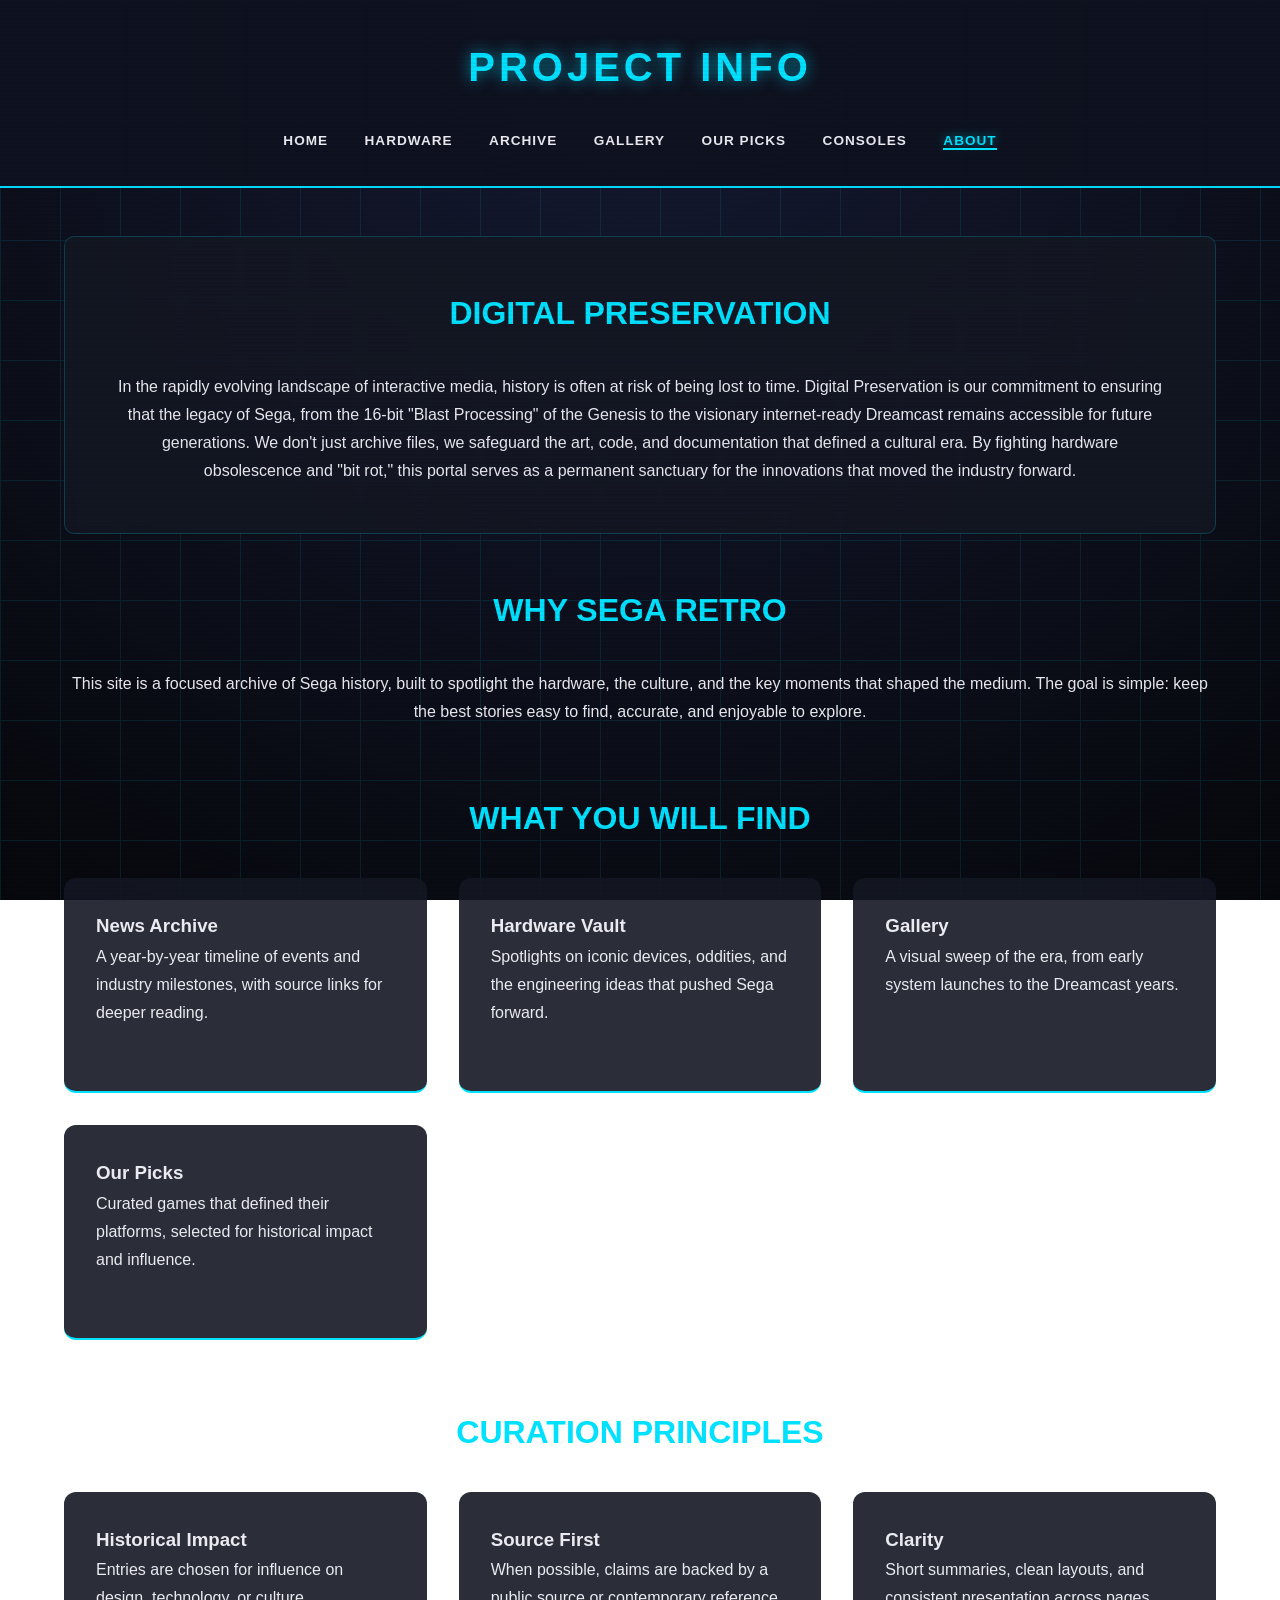
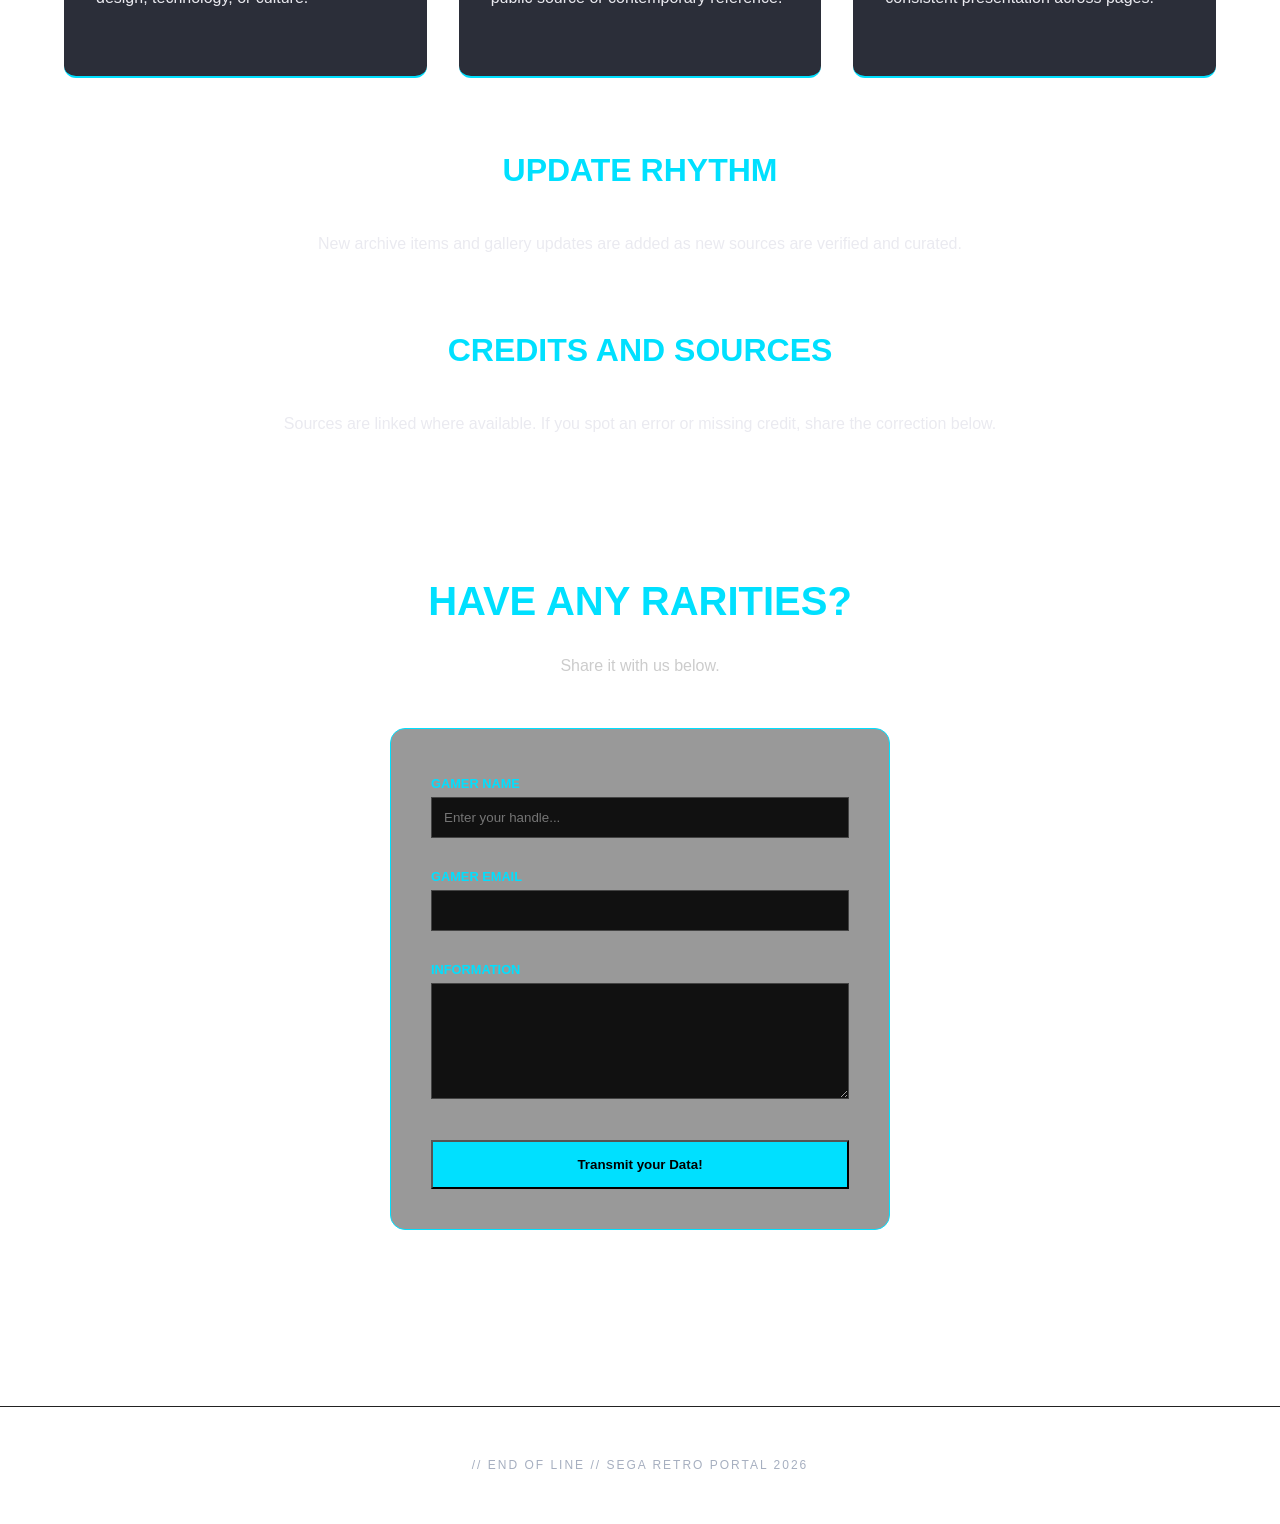
<file: about.html>
<!DOCTYPE html>
<html lang="en">
<head>
    <meta charset="UTF-8">
    <meta name="viewport" content="width=device-width, initial-scale=1.0">
    <title>Sega Retro | About & Directory</title>
    <link rel="stylesheet" href="style.css">
</head>
<body>
    <header>
        <h1>Project Info</h1>
        <nav>
         <a href="index.html">Home</a>
            <a href="hardware.html">Hardware</a> 
            <a href="archive.html">Archive</a> 
            <a href="gallery.html">Gallery</a> 
            <a href="ourpicks.html">Our Picks</a>
            <div class="nav-dropdown">
                <button class="nav-dropbtn" type="button">Consoles</button>
                <div class="nav-dropdown-content">
                    <a href="megadrive.html">Mega Drive</a>
                    <a href="saturn.html">Saturn</a>
                    <a href="dreamcast.html">Dreamcast</a>
                </div>
            </div>
            <a href="about.html">About</a>
        </nav>
    </header>

    <main>
        <section class="hero" style="padding: 3rem;">
            <h2 style="display: block; text-align: center; border: none; padding: 0; width: 100%;">Digital Preservation</h2>
            <p>In the rapidly evolving landscape of interactive media, history is often at risk of being lost to time. Digital Preservation is our commitment to ensuring that the legacy of Sega, from the 16-bit "Blast Processing" of the Genesis to the visionary internet-ready Dreamcast remains accessible for future generations. We don't just archive files, we safeguard the art, code, and documentation that defined a cultural era. By fighting hardware obsolescence and "bit rot," this portal serves as a permanent sanctuary for the innovations that moved the industry forward.</p>
        </section>

        <section style="text-align: center;">
            <h2>Why Sega Retro</h2>
            <p>This site is a focused archive of Sega history, built to spotlight the hardware, the culture, and the key moments that shaped the medium. The goal is simple: keep the best stories easy to find, accurate, and enjoyable to explore.</p>
        </section>

        <section>
            <h2>What You Will Find</h2>
            <div class="card-grid">
                <div class="card">
                    <h3>News Archive</h3>
                    <p>A year-by-year timeline of events and industry milestones, with source links for deeper reading.</p>
                </div>
                <div class="card">
                    <h3>Hardware Vault</h3>
                    <p>Spotlights on iconic devices, oddities, and the engineering ideas that pushed Sega forward.</p>
                </div>
                <div class="card">
                    <h3>Gallery</h3>
                    <p>A visual sweep of the era, from early system launches to the Dreamcast years.</p>
                </div>
                <div class="card">
                    <h3>Our Picks</h3>
                    <p>Curated games that defined their platforms, selected for historical impact and influence.</p>
                </div>
            </div>
        </section>

        <section>
            <h2>Curation Principles</h2>
            <div class="card-grid">
                <div class="card">
                    <h3>Historical Impact</h3>
                    <p>Entries are chosen for influence on design, technology, or culture.</p>
                </div>
                <div class="card">
                    <h3>Source First</h3>
                    <p>When possible, claims are backed by a public source or contemporary reference.</p>
                </div>
                <div class="card">
                    <h3>Clarity</h3>
                    <p>Short summaries, clean layouts, and consistent presentation across pages.</p>
                </div>
            </div>
        </section>

        <section style="text-align: center;">
            <h2>Update Rhythm</h2>
            <p>New archive items and gallery updates are added as new sources are verified and curated.</p>
        </section>

        <section style="text-align: center;">
            <h2>Credits and Sources</h2>
            <p>Sources are linked where available. If you spot an error or missing credit, share the correction below.</p>
        </section>

        <section id="contact-section" style="display: flex; flex-direction: column; align-items: center; width: 100%; padding: 4rem 0;">
            <h2 style="color: var(--accent); font-size: 2.5rem; margin-bottom: 1rem;">Have any rarities?</h2>
            <p style="margin-bottom: 3rem; color: #ccc;">Share it with us below.</p>
            
            <form class="contact-form" action="https://formspree.io/f/MANDA_AQUI_O_TEU_ID" method="POST" enctype="multipart/form-data" 
                  style="width: 100%; max-width: 500px; background: rgba(0, 0, 0, 0.4); padding: 2.5rem; border-radius: 15px; border: 1px solid var(--accent);">
                
                <div class="form-group" style="margin-bottom: 1.5rem;">
                    <label style="color: var(--accent); font-weight: bold; text-transform: uppercase; font-size: 0.8rem;">Gamer Name</label>
                    <input type="text" name="name" placeholder="Enter your handle..." required style="width: 100%; padding: 12px; background: #111; border: 1px solid #444; color: white;">
                </div>
                
                <div class="form-group" style="margin-bottom: 1.5rem;">
                    <label style="color: var(--accent); font-weight: bold; text-transform: uppercase; font-size: 0.8rem;">Gamer Email</label>
                    <input type="email" name="_replyto" required style="width: 100%; padding: 12px; background: #111; border: 1px solid #444; color: white;">
                </div>

                <div class="form-group" style="margin-bottom: 2rem;">
                    <label style="color: var(--accent); font-weight: bold; text-transform: uppercase; font-size: 0.8rem;">Information</label>
                    <textarea name="message" rows="6" required style="width: 100%; padding: 12px; background: #111; border: 1px solid #444; color: white;"></textarea>
                </div>
                
                <button type="submit" class="submit-btn" style="width: 100%; padding: 15px; background: var(--accent); color: black; font-weight: bold; cursor: pointer;">Transmit your Data!</button>
            </form>
        </section>
    </main>

    <footer>// END OF LINE // SEGA RETRO PORTAL 2026</footer>

    <script src="script.js"></script>
</body>
</html>
</file>
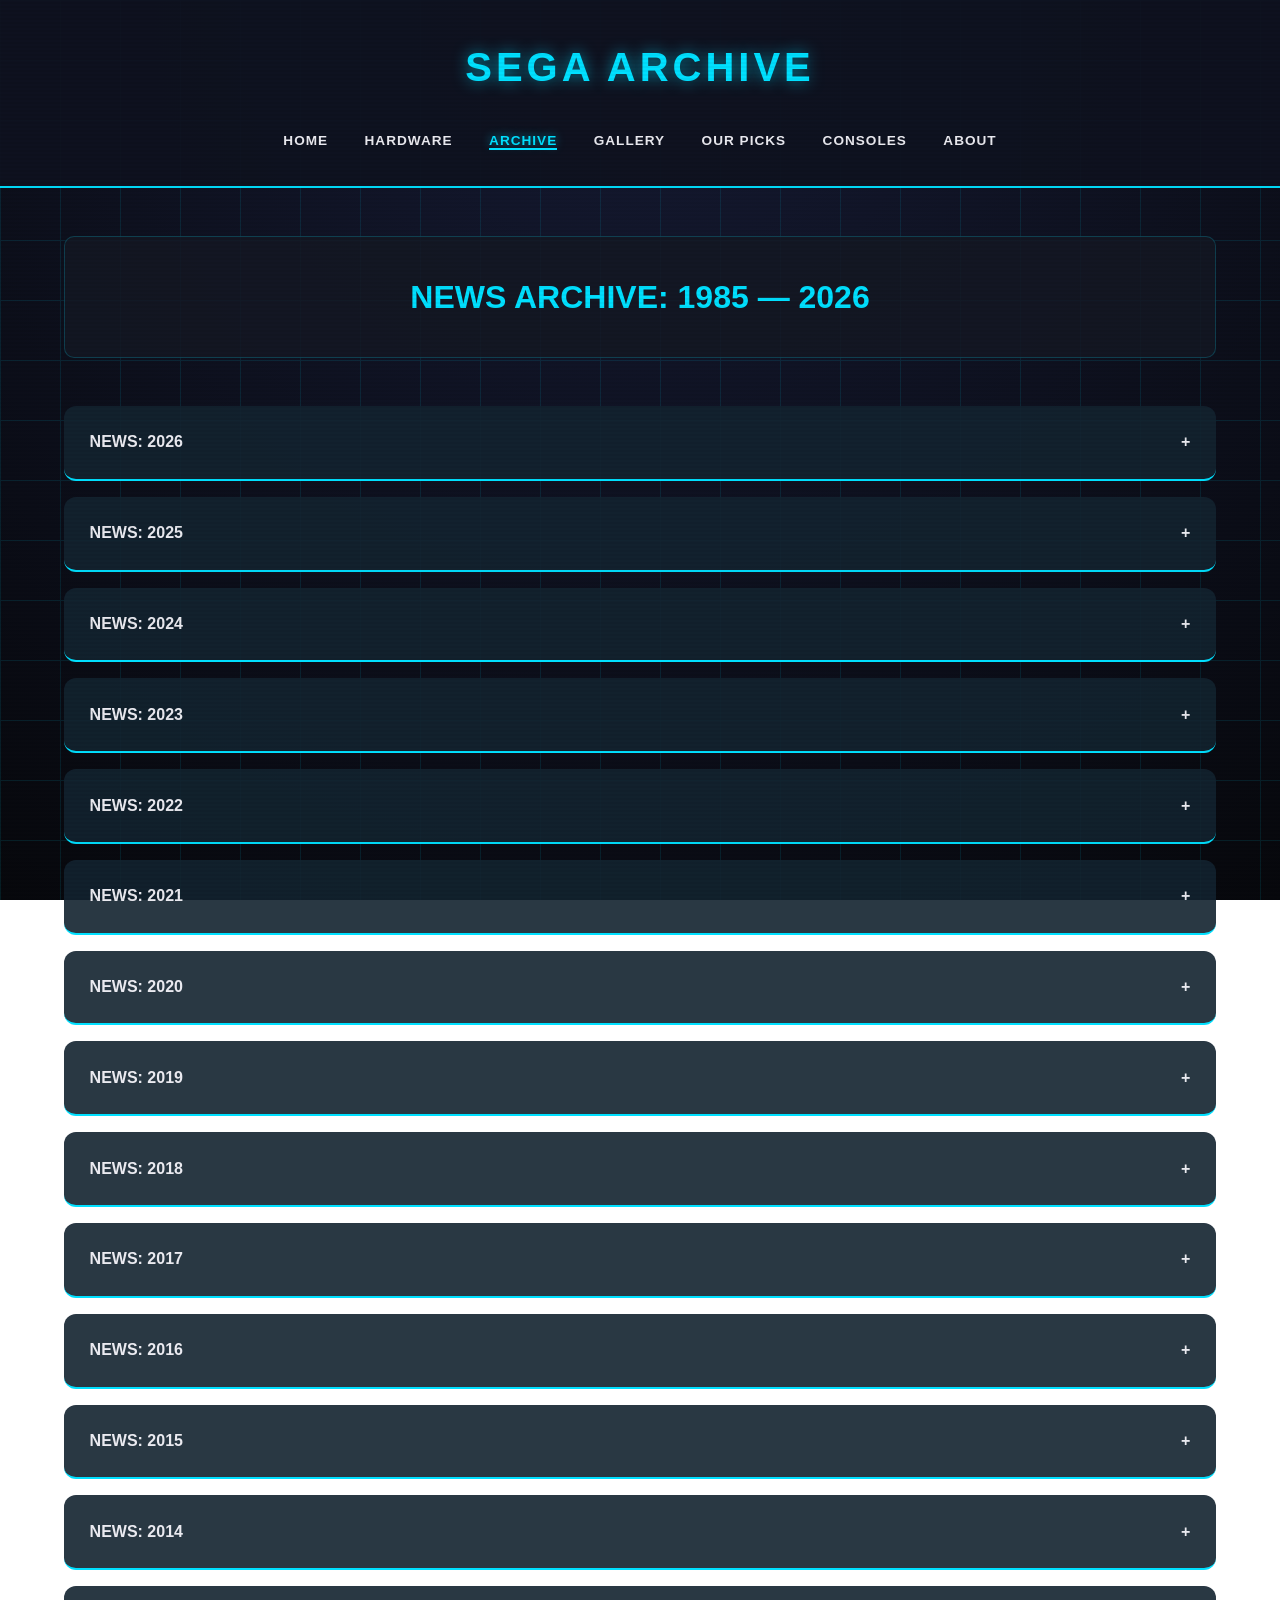
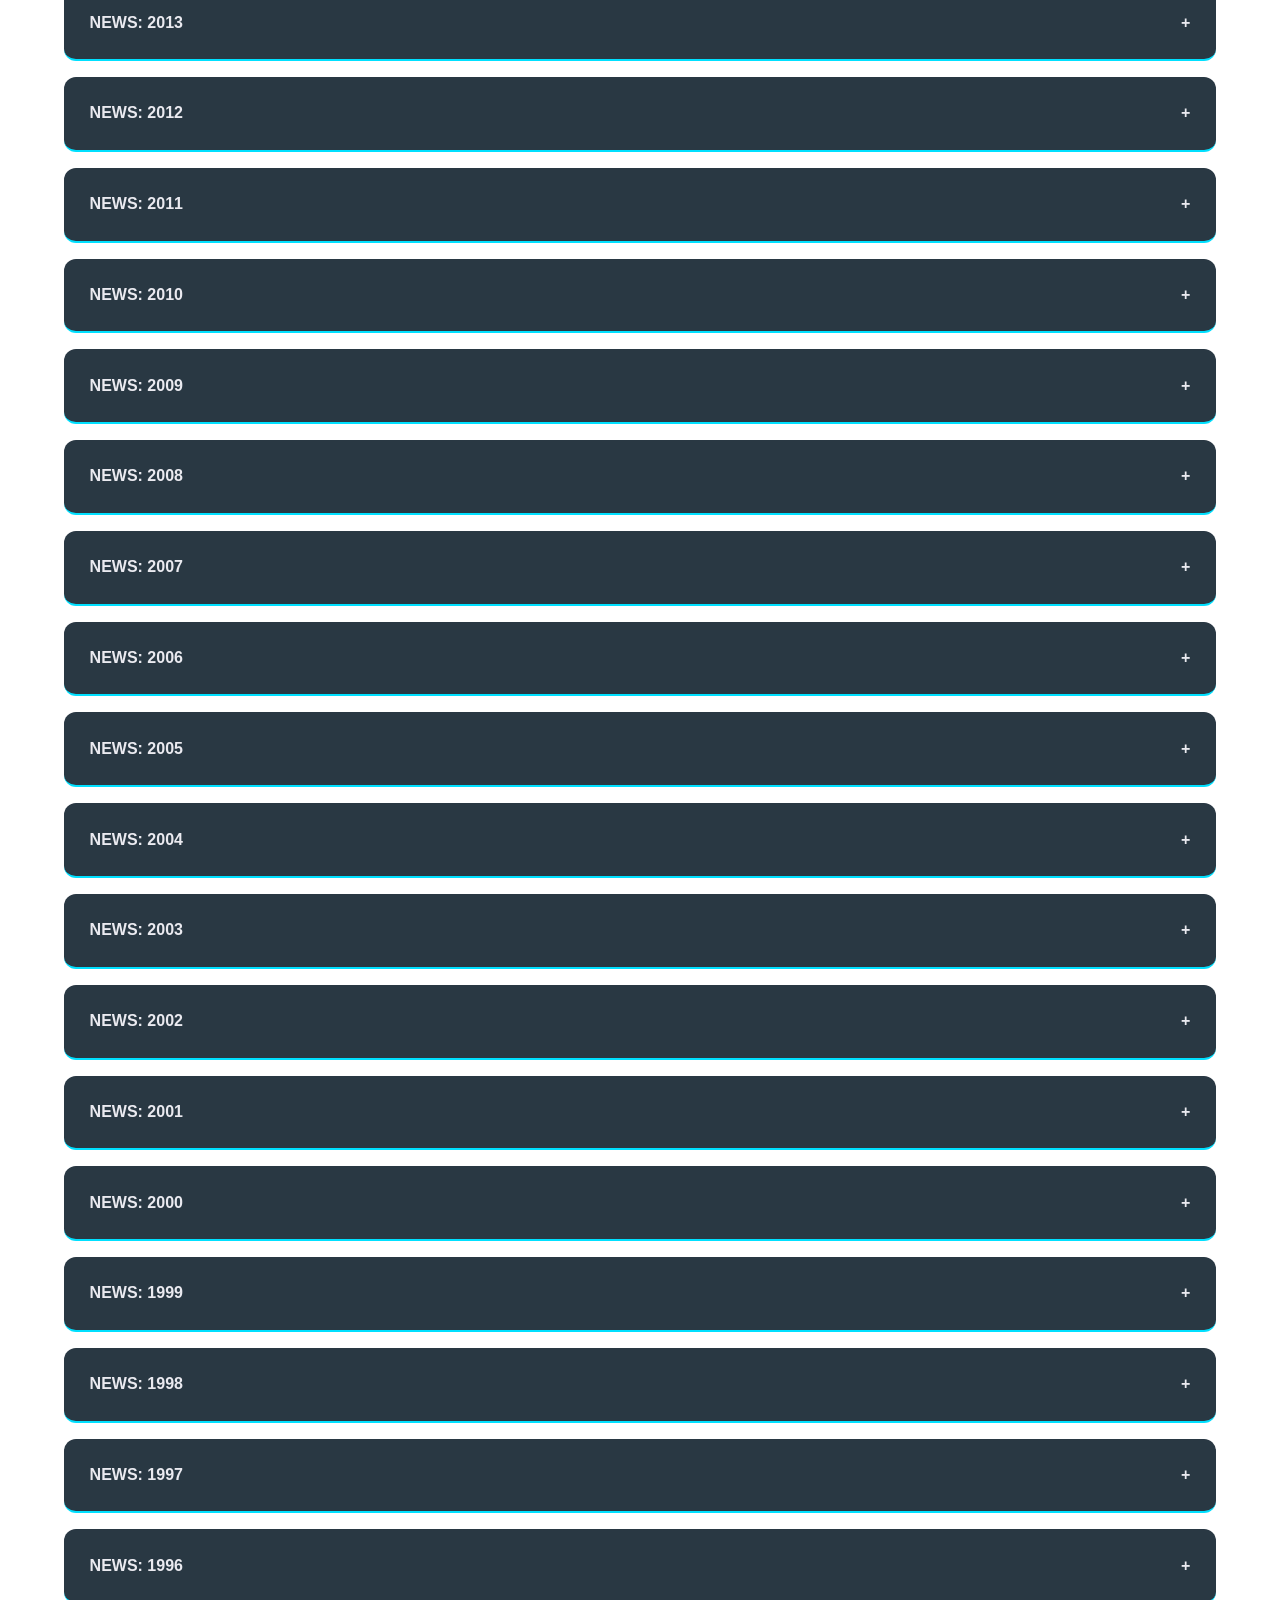
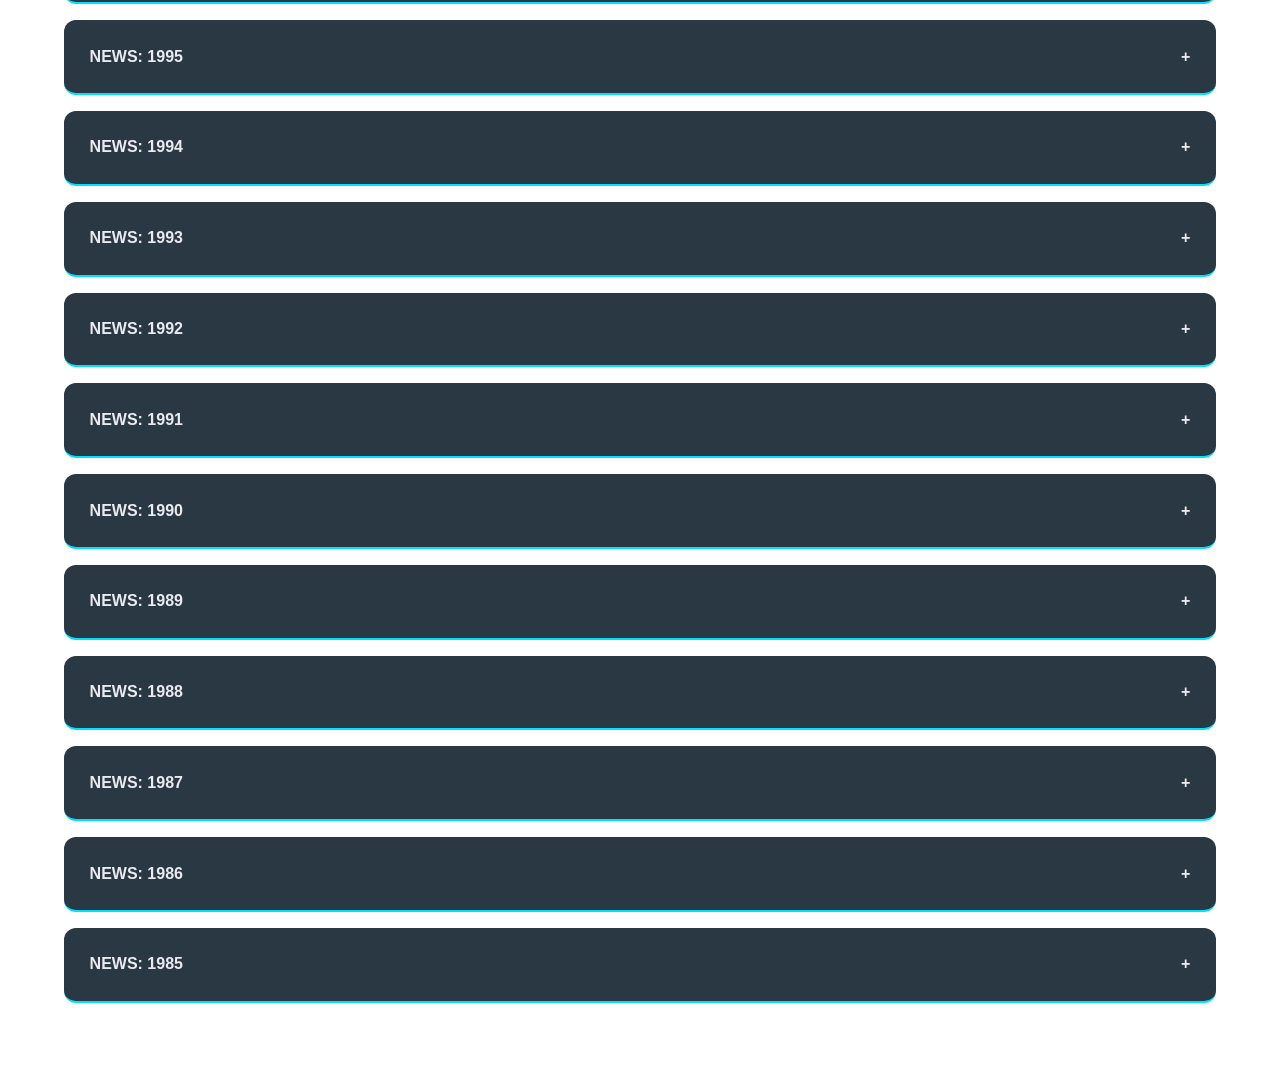
<file: archive.html>
<!DOCTYPE html>
<html lang="en">
<head>
    <meta charset="UTF-8">
    <meta name="viewport" content="width=device-width, initial-scale=1.0">
    <title>Sega Retro | The Absolute Archive</title>
    <link rel="stylesheet" href="style.css">
    <style>
        #archive-container { max-width: 1200px; margin: 0 auto; padding: 3rem 1.5rem; }
        .archive-year-block { background: rgba(20, 24, 36, 0.9); border: none; border-bottom: var(--card-outline) solid var(--accent); margin-bottom: 1rem; border-radius: 12px; overflow: hidden; }
        .archive-header { padding: 1.4rem 1.6rem; cursor: pointer; display: flex; justify-content: space-between; align-items: center; font-weight: bold; background: rgba(0, 224, 255, 0.05); }
        .archive-content { display: none; padding: 1rem 1.6rem 1.2rem; background: rgba(0, 0, 0, 0.35); border-top: 1px solid rgba(0, 224, 255, 0.2); }
        .archive-content ul { list-style: none; padding: 0; }
        .archive-content li { padding: 8px 0; border-bottom: 1px solid #222; font-size: 0.9rem; }
        .archive-type { font-size: 0.85rem; color: #000; background: var(--accent); padding: 2px 6px; border-radius: 3px; margin-right: 8px; font-weight: bold; }
        .archive-year-block.active .archive-content { display: block; }
        .archive-hero .carousel-title { border-bottom: none; }
    </style>
</head>
<body>
    <header>
        <h1>SEGA Archive</h1>
        <nav>
         <a href="index.html">Home</a>
            <a href="hardware.html">Hardware</a> 
            <a href="archive.html">Archive</a> 
            <a href="gallery.html">Gallery</a> 
            <a href="ourpicks.html">Our Picks</a>
            <div class="nav-dropdown">
                <button class="nav-dropbtn" type="button">Consoles</button>
                <div class="nav-dropdown-content">
                    <a href="megadrive.html">Mega Drive</a>
                    <a href="saturn.html">Saturn</a>
                    <a href="dreamcast.html">Dreamcast</a>
                </div>
            </div>
            <a href="about.html">About</a>
        </nav>
    </header>
    <main id="archive-container">
        <div class="carousel-box archive-hero">
            <div class="carousel-title">
                <h2>News archive: 1985 — 2026</h2>
            </div>
        </div>
        <div id="archive-list">Loading data stream...</div>
    </main>
    <script src="history-data.js"></script>
    <script src="script.js"></script>
</body>
</html>
</file>
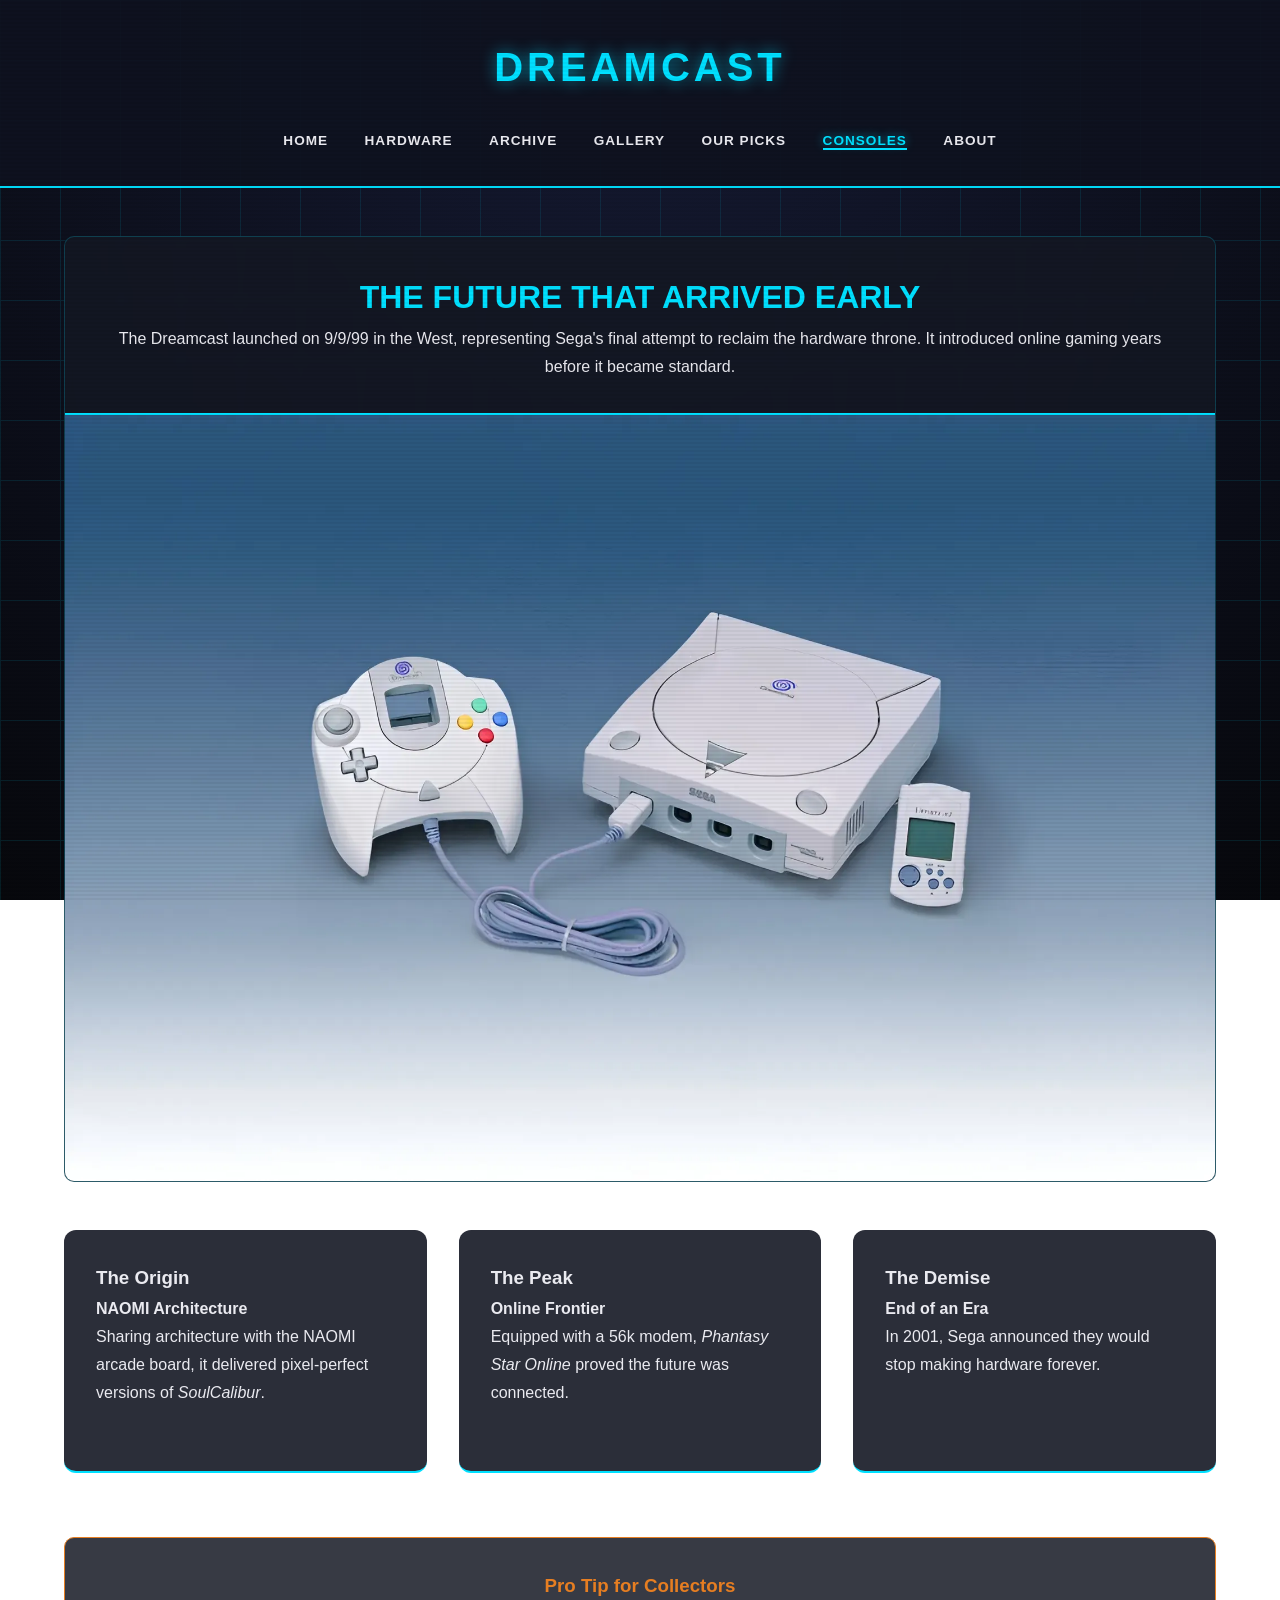
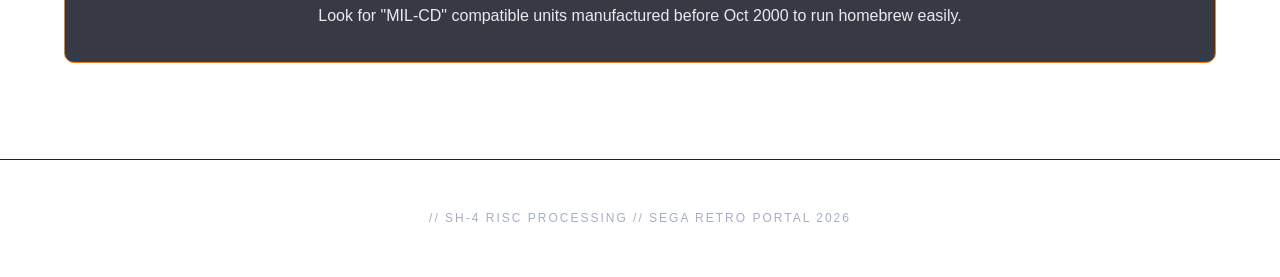
<file: dreamcast.html>
<!DOCTYPE html>
<html lang="en">
<head>
    <meta charset="UTF-8">
    <meta name="viewport" content="width=device-width, initial-scale=1.0">
    <title>Sega Retro | Dreamcast</title>
    <link rel="stylesheet" href="style.css">
</head>
<body>
    <header>
        <h1>Dreamcast</h1>
        <nav>
        <a href="index.html">Home</a>
            <a href="hardware.html">Hardware</a> 
            <a href="archive.html">Archive</a> 
            <a href="gallery.html">Gallery</a> 
            <a href="ourpicks.html">Our Picks</a>
            <div class="nav-dropdown">
                <button class="nav-dropbtn" type="button">Consoles</button>
                <div class="nav-dropdown-content">
                    <a href="megadrive.html">Mega Drive</a>
                    <a href="saturn.html">Saturn</a>
                    <a href="dreamcast.html">Dreamcast</a>
                </div>
            </div>
            <a href="about.html">About</a>
        </nav>
    </header>

    <main>
        <section class="hero">
            <div class="story-text">
                <h2 style="display: block; text-align: center; border: none; padding: 0; width: 100%;">The Future That Arrived Early</h2>
                <p>The Dreamcast launched on 9/9/99 in the West, representing Sega's final attempt to reclaim the hardware throne. It introduced online gaming years before it became standard.</p>
            </div>
            <img src="images/dreamcastpage.webp" alt="Sega Dreamcast Console" class="main-banner">
        </section>
        

        <section>
            <div class="card-grid">
                <div class="card">
                    <h3>The Origin</h3>
                    <p><strong>NAOMI Architecture</strong></p>
                    <p>Sharing architecture with the NAOMI arcade board, it delivered pixel-perfect versions of <em>SoulCalibur</em>.</p>
                </div>
                <div class="card">
                    <h3>The Peak</h3>
                    <p><strong>Online Frontier</strong></p>
                    <p>Equipped with a 56k modem, <em>Phantasy Star Online</em> proved the future was connected.</p>
                </div>
                <div class="card">
                    <h3>The Demise</h3>
                    <p><strong>End of an Era</strong></p>
                    <p>In 2001, Sega announced they would stop making hardware forever.</p>
                </div>
            </div>
        </section>

        <section class="hero" style="margin-top: 4rem; padding: 2rem; border-color: #e67e22;">
            <h3 style="color: #e67e22;">Pro Tip for Collectors</h3>
            <p>Look for "MIL-CD" compatible units manufactured before Oct 2000 to run homebrew easily.</p>
        </section>
    </main>

    <footer>// SH-4 RISC PROCESSING // SEGA RETRO PORTAL 2026</footer>


    <script src="script.js"></script>
</body>
</html>
</file>
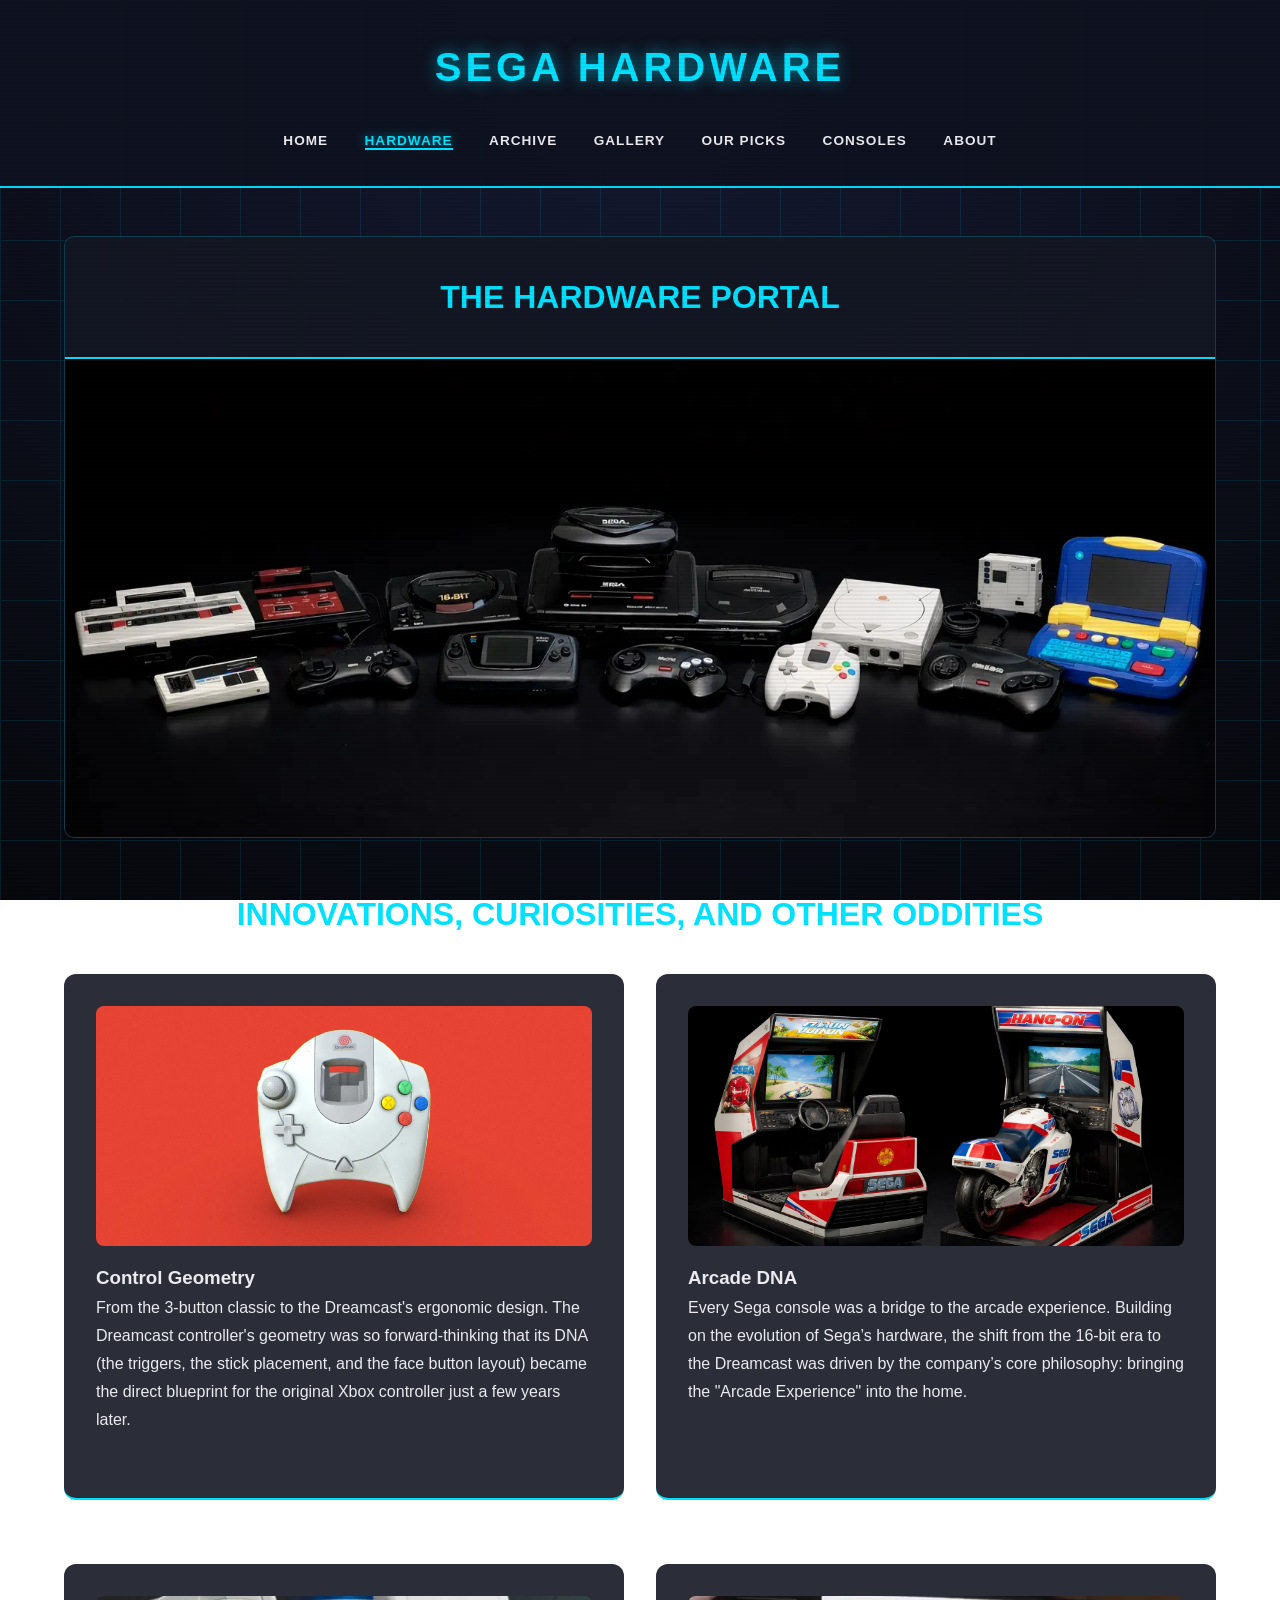
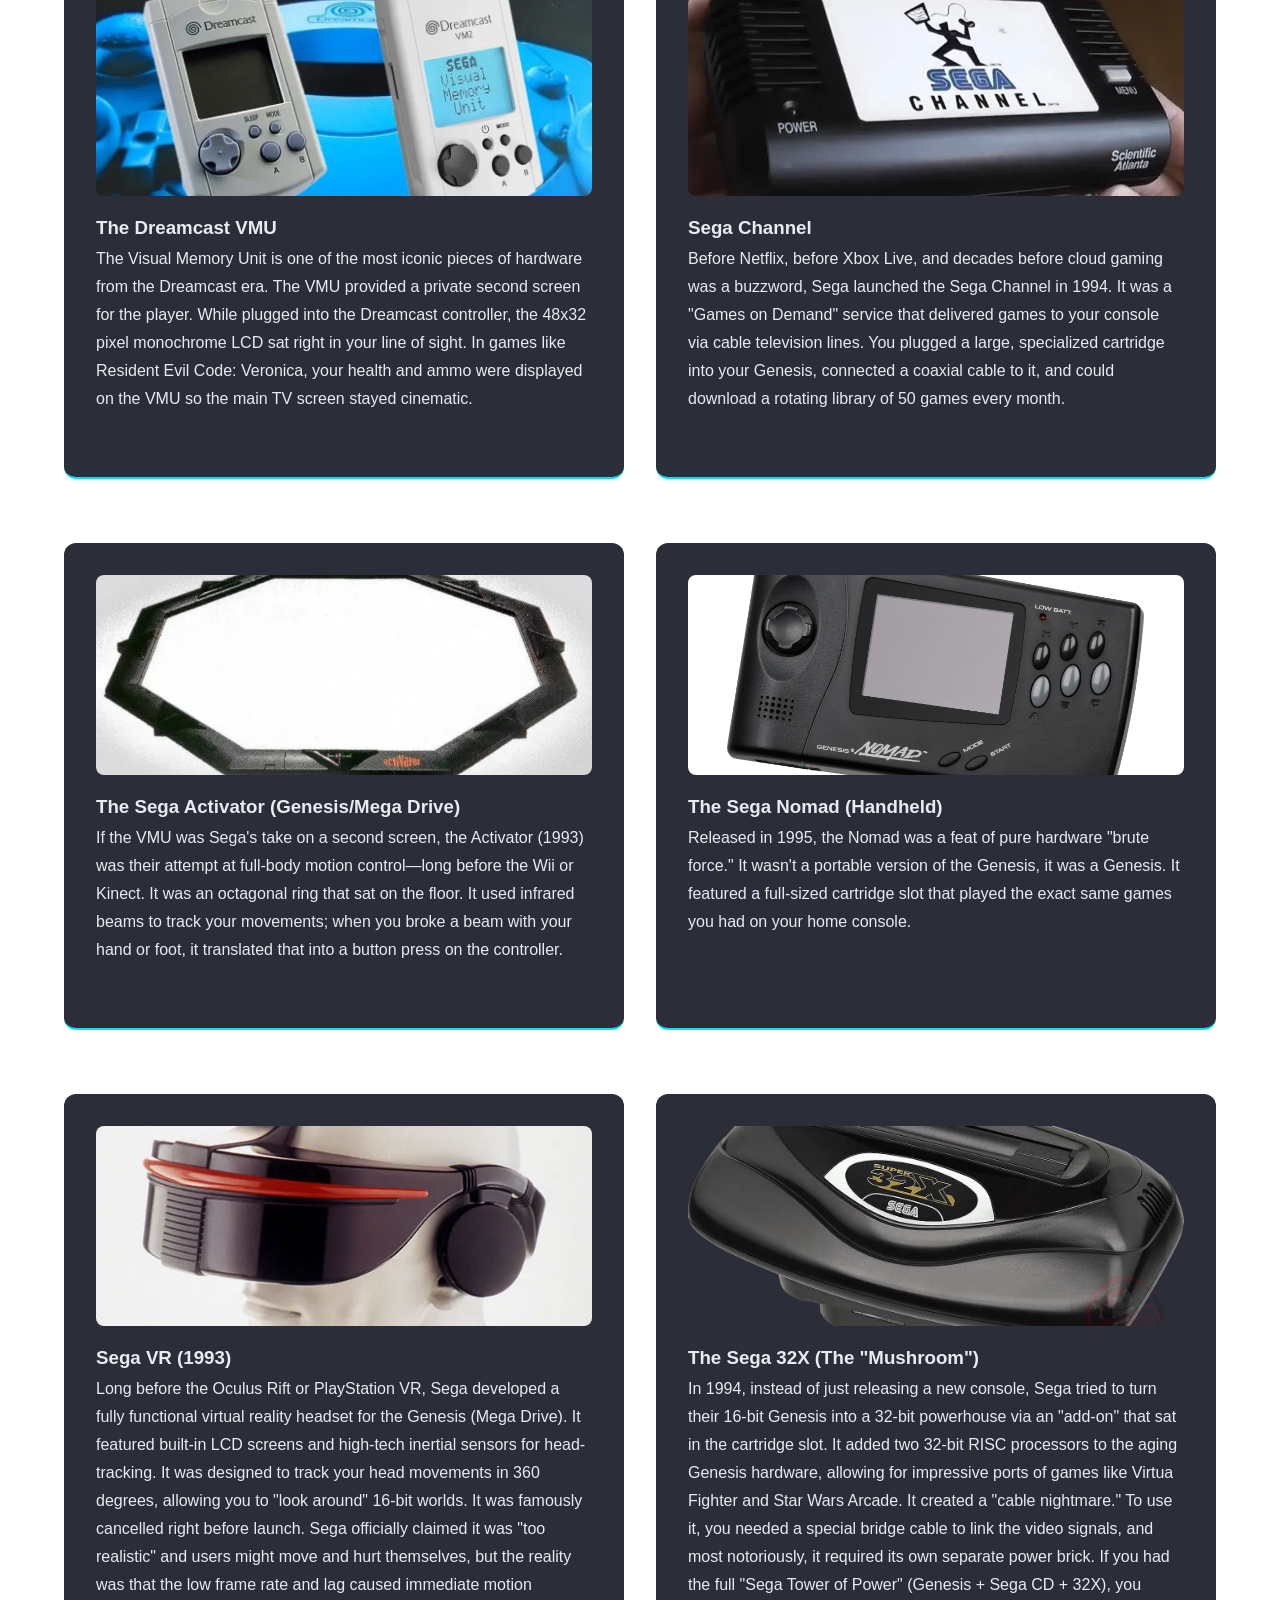
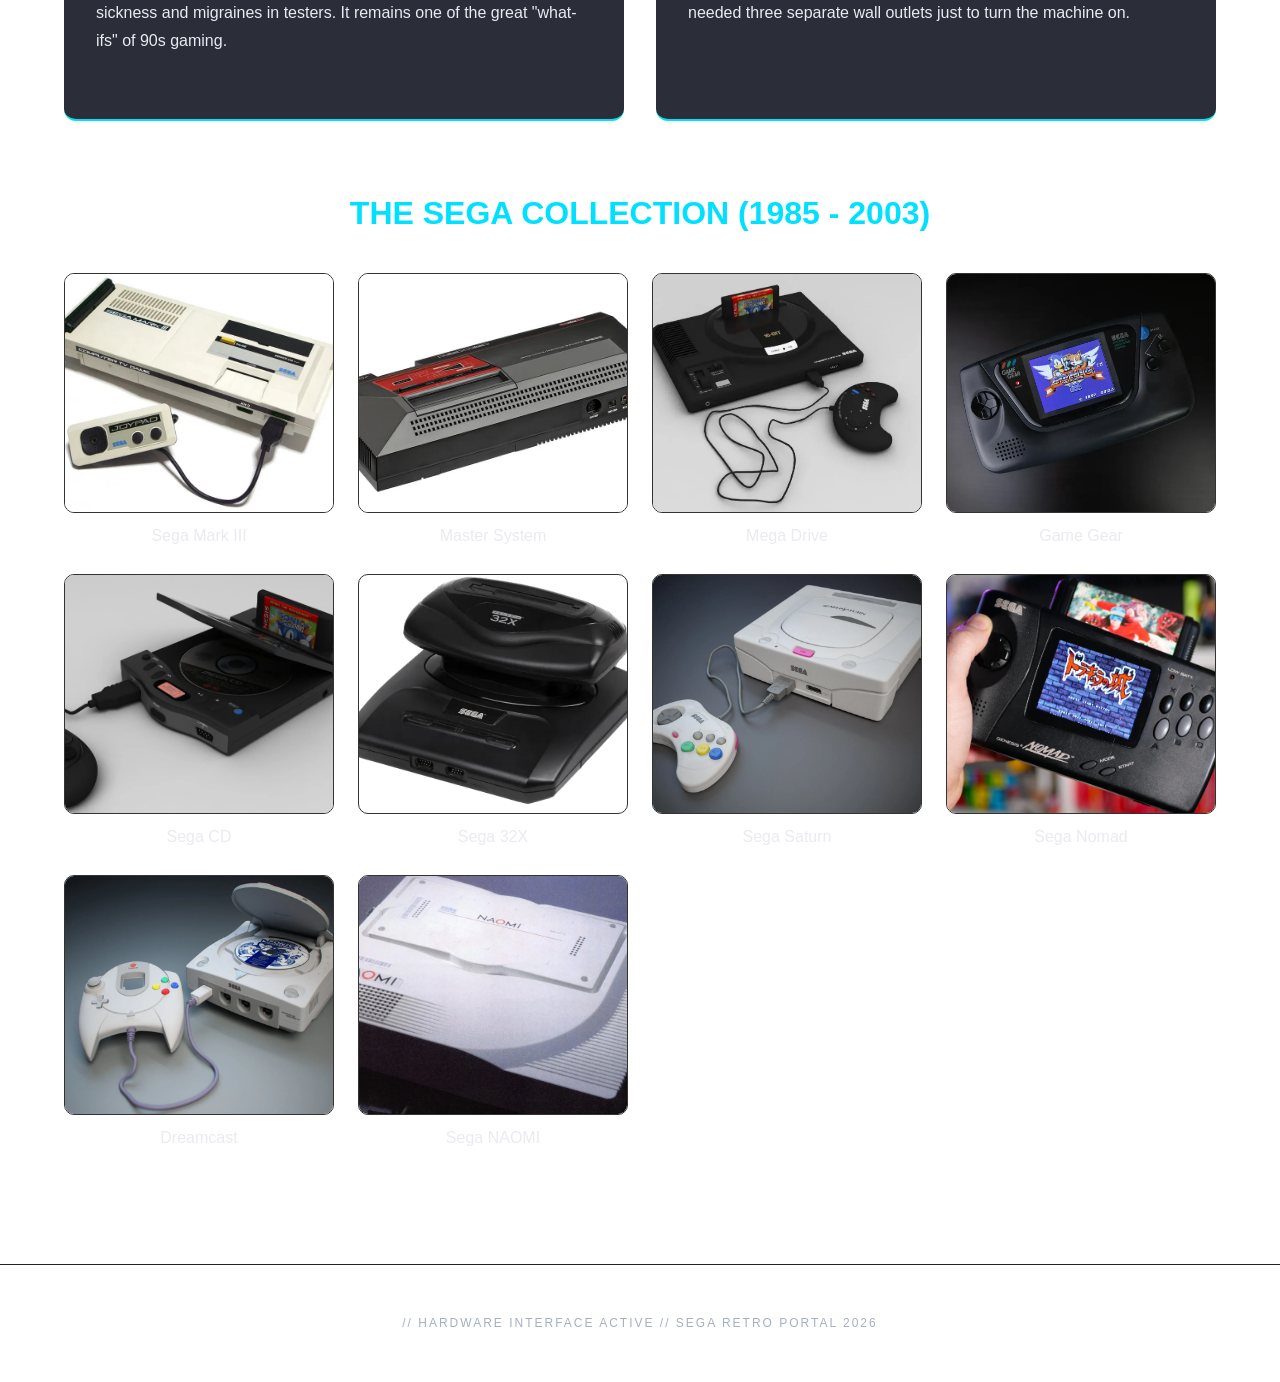
<file: hardware.html>
<!DOCTYPE html>
<html lang="pt-PT">
<head>
    <meta charset="UTF-8">
    <meta name="viewport" content="width=device-width, initial-scale=1.0">
    <title>Sega Retro | Hardware</title>
    <link rel="stylesheet" href="style.css">
</head>
<body>
    <header>
        <h1>Sega Hardware</h1>
        <nav>
            <a href="index.html">Home</a>
            <a href="hardware.html">Hardware</a> 
            <a href="archive.html">Archive</a> 
            <a href="gallery.html">Gallery</a> 
            <a href="ourpicks.html">Our Picks</a>
            <div class="nav-dropdown">
                <button class="nav-dropbtn" type="button">Consoles</button>
                <div class="nav-dropdown-content">
                    <a href="megadrive.html">Mega Drive</a>
                    <a href="saturn.html">Saturn</a>
                    <a href="dreamcast.html">Dreamcast</a>
                </div>
            </div>
            <a href="about.html">About</a>
        </nav>
    </header>

    <main>
        <section class="hero">
            <div class="story-text">
                <h2>The Hardware portal</h2> 
            </div> 
            <img src="images/hardware.webp" alt="Sega Console Collection" class="main-banner">
        </section>

        <section class="hardware-oddities">
            <h2>Innovations, curiosities, and other oddities</h2>
            <div class="card-grid">
                <div class="card">
                    <img src="images/controllers.webp" alt="Controllers Evolution">
                    <h3>Control Geometry</h3>
                    <p>From the 3-button classic to the Dreamcast's ergonomic design. The Dreamcast controller's geometry was so forward-thinking that its DNA (the triggers, the stick placement, and the face button layout) became the direct blueprint for the original Xbox controller just a few years later.</p>
                </div>
                <div class="card">
                    <img src="images/arcades2.webp" alt="Arcade Heritage">
                    <h3>Arcade DNA</h3>
                    <p>Every Sega console was a bridge to the arcade experience. Building on the evolution of Sega’s hardware, the shift from the 16-bit era to the Dreamcast was driven by the company’s core philosophy: bringing the "Arcade Experience" into the home.</p>
                </div>
            </div>
        </section>

        <section>
           
            <div class="card-grid">
                <div class="card">
                    <img src="images/vmu.webp" alt="Controllers Evolution">
                    <h3>The Dreamcast VMU</h3>
                    <p>The Visual Memory Unit is one of the most iconic pieces of hardware from the Dreamcast era. The VMU provided a private second screen for the player. While plugged into the Dreamcast controller, the 48x32 pixel monochrome LCD sat right in your line of sight. In games like Resident Evil Code: Veronica, your health and ammo were displayed on the VMU so the main TV screen stayed cinematic.</p>
                </div>
                <div class="card">
                    <img src="images/segachannel.webp" alt="Arcade Heritage">
                    <h3>Sega Channel</h3>
                    <p>Before Netflix, before Xbox Live, and decades before cloud gaming was a buzzword, Sega launched the Sega Channel in 1994. It was a "Games on Demand" service that delivered games to your console via cable television lines. You plugged a large, specialized cartridge into your Genesis, connected a coaxial cable to it, and could download a rotating library of 50 games every month.</p>
                </div>
            </div>
        </section>

        <section>
            
            <div class="card-grid">
                <div class="card">
                    <img src="images/activator.webp" alt="Controllers Evolution">
                    <h3>The Sega Activator (Genesis/Mega Drive)</h3>
                    <p>If the VMU was Sega's take on a second screen, the Activator (1993) was their attempt at full-body motion control—long before the Wii or Kinect. It was an octagonal ring that sat on the floor. It used infrared beams to track your movements; when you broke a beam with your hand or foot, it translated that into a button press on the controller.</p>
                </div>
                <div class="card">
                    <img src="images/nomad2.webp" alt="Arcade Heritage">
                    <h3>The Sega Nomad (Handheld)</h3>
                    <p>Released in 1995, the Nomad was a feat of pure hardware "brute force."

It wasn't a portable version of the Genesis, it was a Genesis. It featured a full-sized cartridge slot that played the exact same games you had on your home console.</p>
                </div>
            </div>
        </section>

            <section>
                <div class="card-grid">
                <div class="card">
                    <img src="images/vr.webp" alt="Controllers Evolution">
                    <h3>Sega VR (1993)</h3>
                    <p>Long before the Oculus Rift or PlayStation VR, Sega developed a fully functional virtual reality headset for the Genesis (Mega Drive). It featured built-in LCD screens and high-tech inertial sensors for head-tracking. It was designed to track your head movements in 360 degrees, allowing you to "look around" 16-bit worlds. It was famously cancelled right before launch. Sega officially claimed it was "too realistic" and users might move and hurt themselves, but the reality was that the low frame rate and lag caused immediate motion sickness and migraines in testers. It remains one of the great "what-ifs" of 90s gaming.  </p>
                </div>
                <div class="card">
                    <img src="images/32xmush.webp" alt="Arcade Heritage">
                    <h3>The Sega 32X (The "Mushroom")</h3>
                    <p>In 1994, instead of just releasing a new console, Sega tried to turn their 16-bit Genesis into a 32-bit powerhouse via an "add-on" that sat in the cartridge slot. It added two 32-bit RISC processors to the aging Genesis hardware, allowing for impressive ports of games like Virtua Fighter and Star Wars Arcade. It created a "cable nightmare." To use it, you needed a special bridge cable to link the video signals, and most notoriously, it required its own separate power brick. If you had the full "Sega Tower of Power" (Genesis + Sega CD + 32X), you needed three separate wall outlets just to turn the machine on.
                    </p>

                </div>
            </div>
        </section>

      <section id="gallery">
            <h2>The Sega Collection (1985 - 2003)</h2>
            <div class="gallery-grid">
                <div class="gallery-item">
                    <img src="images/mark3.webp" alt="Sega Mark III">
                    <span>Sega Mark III</span>
                </div>
                <div class="gallery-item">
                    <img src="images/mastersystem.webp" alt="Master System">
                    <span>Master System</span>
                </div>
                <div class="gallery-item">
                    <img src="images/megadrive.webp" alt="Mega Drive">
                    <span>Mega Drive</span>
                </div>
                <div class="gallery-item">
                    <img src="images/gamegear.webp" alt="Game Gear">
                    <span>Game Gear</span>
                </div>
                <div class="gallery-item">
                    <img src="images/segacd.webp" alt="Sega CD">
                    <span>Sega CD</span>
                </div>
                <div class="gallery-item">
                    <img src="images/32x.webp" alt="Sega 32X">
                    <span>Sega 32X</span>
                </div>
                <div class="gallery-item">
                    <img src="images/saturn.webp" alt="Sega Saturn">
                    <span>Sega Saturn</span>
                </div>
                <div class="gallery-item">
                    <img src="images/nomad.webp" alt="Sega Nomad">
                    <span>Sega Nomad</span>
                </div>
                <div class="gallery-item">
                    <img src="images/dreamcast.webp" alt="Dreamcast">
                    <span>Dreamcast</span>
                </div>
                <div class="gallery-item">
                    <img src="images/naomi.webp" alt="Sega NAOMI">
                    <span>Sega NAOMI</span>
                </div>
            </div>
        </section>
    </main>

    <footer>// HARDWARE INTERFACE ACTIVE // SEGA RETRO PORTAL 2026</footer>

    <script src="script.js"></script>
</body>
</html>
</file>
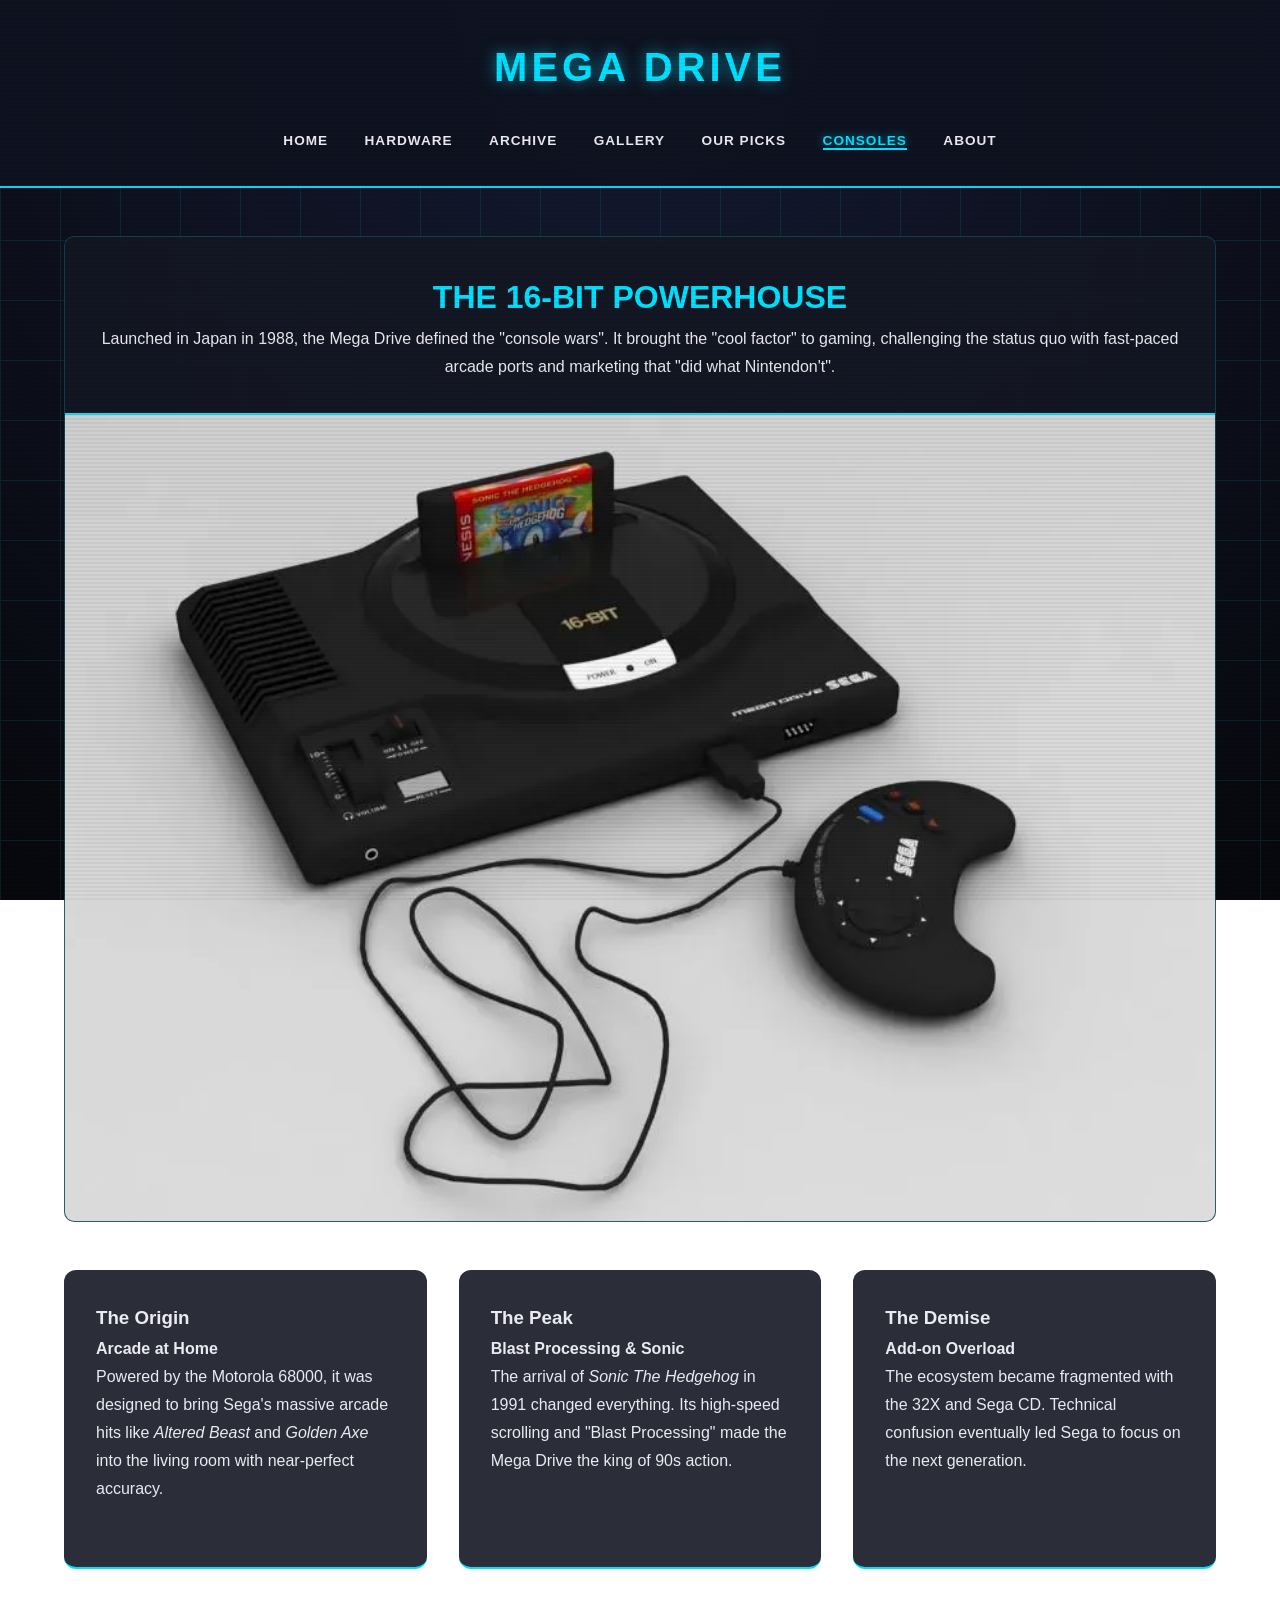
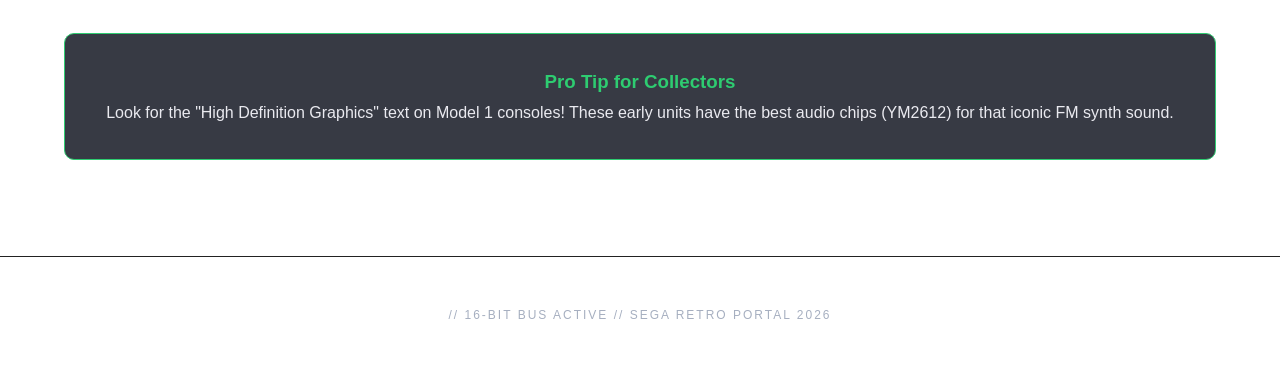
<file: megadrive.html>
<!DOCTYPE html>
<html lang="en">
<head>
    <meta charset="UTF-8">
    <meta name="viewport" content="width=device-width, initial-scale=1.0">
    <title>Sega Retro | Mega Drive</title>
    <link rel="stylesheet" href="style.css">
</head>
<body> 
    <header>
        <h1>Mega Drive</h1>
        <nav>
        <a href="index.html">Home</a>
            <a href="hardware.html">Hardware</a> 
            <a href="archive.html">Archive</a> 
            <a href="gallery.html">Gallery</a> 
            <a href="ourpicks.html">Our Picks</a>
            <div class="nav-dropdown">
                <button class="nav-dropbtn" type="button">Consoles</button>
                <div class="nav-dropdown-content">
                    <a href="megadrive.html">Mega Drive</a>
                    <a href="saturn.html">Saturn</a>
                    <a href="dreamcast.html">Dreamcast</a>
                </div>
            </div>
            <a href="about.html">About</a>
        </nav>
    </header>

    <main>
        <section class="hero">
            <div class="story-text">
                <h2 style="display: block; text-align: center; border: none; padding: 0; width: 100%;">The 16-Bit Powerhouse</h2>
                <p>Launched in Japan in 1988, the Mega Drive defined the "console wars". It brought the "cool factor" to gaming, challenging the status quo with fast-paced arcade ports and marketing that "did what Nintendon't".</p>
            </div>
            <img src="images/megadrive.webp" alt="Sega Mega Drive" class="main-banner">
        </section>

        <section>
            <div class="card-grid">
                <div class="card">
                    <h3>The Origin</h3>
                    <p><strong>Arcade at Home</strong></p>
                    <p>Powered by the Motorola 68000, it was designed to bring Sega's massive arcade hits like <em>Altered Beast</em> and <em>Golden Axe</em> into the living room with near-perfect accuracy.</p>
                </div>

                <div class="card">
                    <h3>The Peak</h3>
                    <p><strong>Blast Processing & Sonic</strong></p>
                    <p>The arrival of <em>Sonic The Hedgehog</em> in 1991 changed everything. Its high-speed scrolling and "Blast Processing" made the Mega Drive the king of 90s action.</p>
                </div>

                <div class="card">
                    <h3>The Demise</h3>
                    <p><strong>Add-on Overload</strong></p>
                    <p>The ecosystem became fragmented with the 32X and Sega CD. Technical confusion eventually led Sega to focus on the next generation.</p>
                </div>
            </div>
        </section>

        <section class="hero" style="margin-top: 4rem; padding: 2rem; border-color: #2ecc71;">
            <h3 style="color: #2ecc71;">Pro Tip for Collectors</h3>
            <p>Look for the "High Definition Graphics" text on Model 1 consoles! These early units have the best audio chips (YM2612) for that iconic FM synth sound.</p>
        </section>
    </main>

    <footer>// 16-BIT BUS ACTIVE // SEGA RETRO PORTAL 2026</footer>

  

    <script src="script.js"></script>
</body>
</html>
</file>
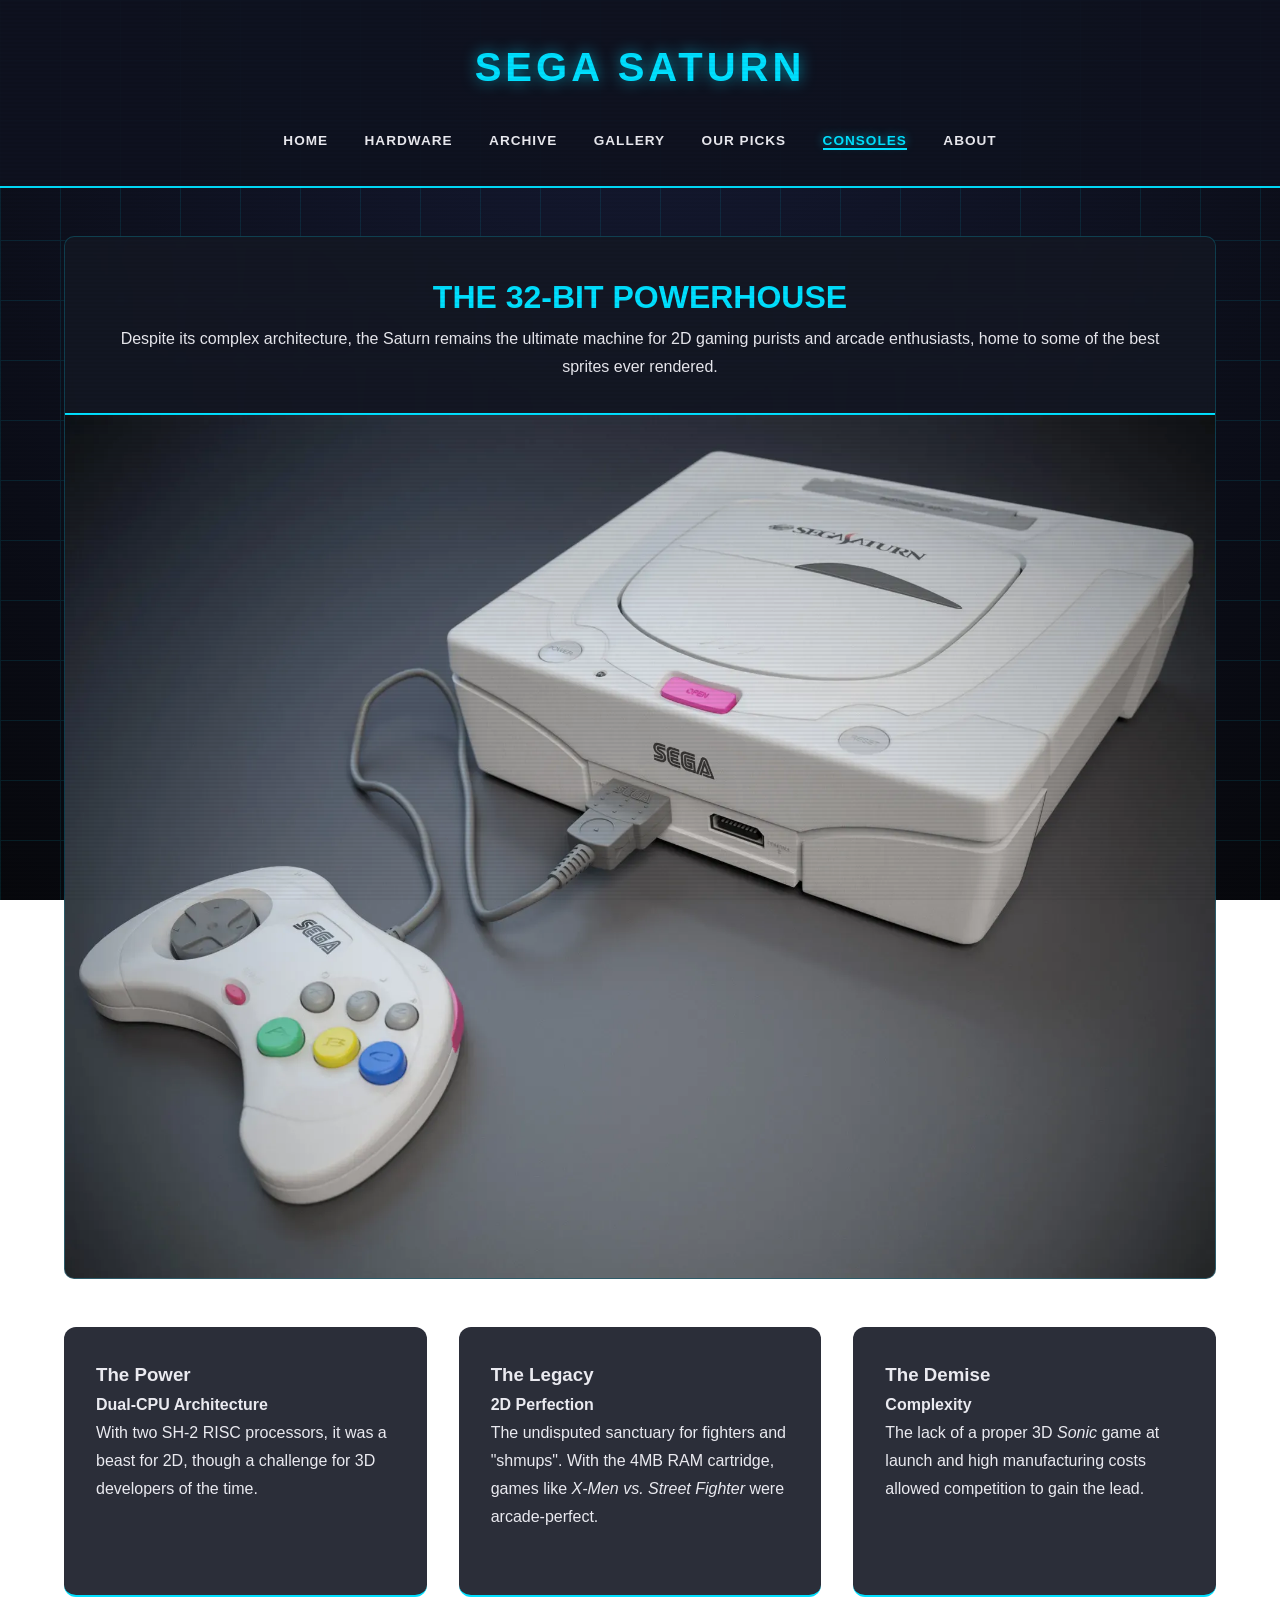
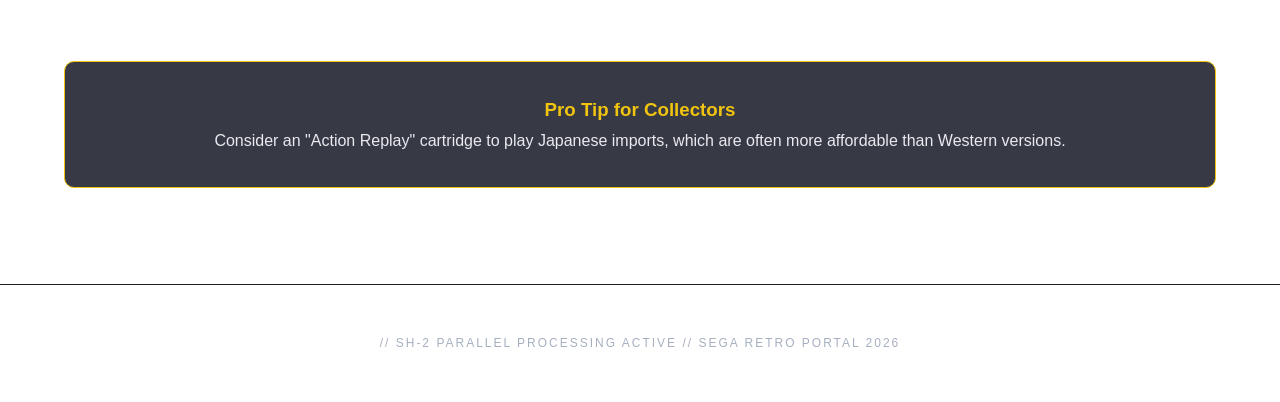
<file: saturn.html>
<!DOCTYPE html>
<html lang="en">
<head>
    <meta charset="UTF-8">
    <meta name="viewport" content="width=device-width, initial-scale=1.0">
    <title>Sega Retro | Saturn</title>
    <link rel="stylesheet" href="style.css">
</head>
<body> 
    <header>
        <h1>Sega Saturn</h1>
        <nav>
         <a href="index.html">Home</a>
            <a href="hardware.html">Hardware</a> 
            <a href="archive.html">Archive</a> 
            <a href="gallery.html">Gallery</a> 
            <a href="ourpicks.html">Our Picks</a>
            <div class="nav-dropdown">
                <button class="nav-dropbtn" type="button">Consoles</button>
                <div class="nav-dropdown-content">
                    <a href="megadrive.html">Mega Drive</a>
                    <a href="saturn.html">Saturn</a>
                    <a href="dreamcast.html">Dreamcast</a>
                </div>
            </div>
            <a href="about.html">About</a>
        </nav>
    </header>

    <main>
        <section class="hero">
            <div class="story-text">
                <h2 style="display: block; text-align: center; border: none; padding: 0; width: 100%;">The 32-Bit Powerhouse</h2>
                <p>Despite its complex architecture, the Saturn remains the ultimate machine for 2D gaming purists and arcade enthusiasts, home to some of the best sprites ever rendered.</p>
            </div>
            <img src="images/saturn.webp" alt="Sega Saturn Console" class="main-banner">
        </section>

        <section>
            <div class="card-grid">
                <div class="card">
                    <h3>The Power</h3>
                    <p><strong>Dual-CPU Architecture</strong></p>
                    <p>With two SH-2 RISC processors, it was a beast for 2D, though a challenge for 3D developers of the time.</p>
                </div>

                <div class="card">
                    <h3>The Legacy</h3>
                    <p><strong>2D Perfection</strong></p>
                    <p>The undisputed sanctuary for fighters and "shmups". With the 4MB RAM cartridge, games like <em>X-Men vs. Street Fighter</em> were arcade-perfect.</p>
                </div>

                <div class="card">
                    <h3>The Demise</h3>
                    <p><strong>Complexity</strong></p>
                    <p>The lack of a proper 3D <em>Sonic</em> game at launch and high manufacturing costs allowed competition to gain the lead.</p>
                </div>
            </div>
        </section>

        <section class="hero" style="margin-top: 4rem; padding: 2rem; border-color: #f1c40f;">
            <h3 style="color: #f1c40f;">Pro Tip for Collectors</h3>
            <p>Consider an "Action Replay" cartridge to play Japanese imports, which are often more affordable than Western versions.</p>
        </section>
    </main>

    <footer>// SH-2 PARALLEL PROCESSING ACTIVE // SEGA RETRO PORTAL 2026</footer>



    <script src="script.js"></script>
</body>
</html>
</file>
<file: style.css>
* { margin: 0; padding: 0; box-sizing: border-box; }

:root {
    --bg-dark: #05060a;
    --bg-panel: #141824;
    --accent: #00e0ff; /* Sega Blue */
    --accent-glow: rgba(0, 224, 255, 0.6);
    --text-main: #eaeaf0;
    --text-muted: #a6afc0;
    --transition: 0.3s ease;
    --card-outline: 2px;
    /* Console Colors */
    --md-color: #2ecc71;  /* Mega Drive Green */
    --sat-color: #f1c40f; /* Saturn Yellow */
    --dc-color: #e67e22;  /* Dreamcast Orange */
}

body {
    font-family: "Segoe UI", Roboto, Helvetica, Arial, sans-serif;
    background: radial-gradient(circle at top, #151a33, #07080c) fixed;
    color: var(--text-main);
    line-height: 1.75;
    min-height: 100vh;
    overflow-x: hidden;
}

/*  CRT & Grid Effects  */
body::before {
    content: ""; position: fixed; top: 0; left: 0; width: 100%; height: 100%;
    z-index: -1; opacity: 0.1; pointer-events: none;
    background-image: linear-gradient(var(--accent) 1px, transparent 1px), linear-gradient(90deg, var(--accent) 1px, transparent 1px);
    background-size: 60px 60px;
}

body::after {
    content: ""; position: fixed; top: 0; left: 0; width: 100vw; height: 100vh;
    background: linear-gradient(rgba(18, 16, 16, 0) 50%, rgba(0, 0, 0, 0.1) 50%);
    background-size: 100% 4px; z-index: 9999; pointer-events: none; opacity: 0.4;
}

/*  Header & Navigation  */
header { 
    background: rgba(15, 18, 32, 0.95); padding: 2rem 1rem; 
    border-bottom: 2px solid var(--accent); text-align: center; position: sticky; top: 0; z-index: 1000;
}

header h1 { 
    font-size: 2.5rem; color: var(--accent); text-transform: uppercase; 
    letter-spacing: 4px; text-shadow: 0 0 15px var(--accent-glow);
}

nav { margin-top: 1.5rem; }
nav a { 
    color: var(--text-main); text-decoration: none; margin: 0 1rem; 
    font-weight: bold; text-transform: uppercase; font-size: 0.85rem; 
    transition: var(--transition); letter-spacing: 1px;
}
nav a:hover { color: var(--accent); text-shadow: 0 0 10px var(--accent-glow); }
nav a:hover { border-bottom: 2px solid var(--accent); }

nav .nav-dropdown {
    position: relative;
    display: inline-block;
}

nav .nav-dropbtn {
    background: none;
    border: none;
    color: var(--text-main);
    font-weight: bold;
    text-transform: uppercase;
    font-size: 0.85rem;
    letter-spacing: 1px;
    cursor: pointer;
    margin: 0 1rem;
    padding: 0;
    transition: var(--transition);
}

nav .nav-dropbtn:hover,
nav .nav-dropdown:hover .nav-dropbtn {
    color: var(--accent);
    text-shadow: 0 0 10px var(--accent-glow);
    border-bottom: 2px solid var(--accent);
}

nav .nav-dropbtn.active-nav {
    color: var(--accent);
    text-shadow: 0 0 10px var(--accent-glow);
    border-bottom: 2px solid var(--accent);
}

nav .nav-dropdown-content {
    display: none;
    position: absolute;
    top: 100%;
    left: 50%;
    transform: translateX(-50%);
    margin-top: 0;
    background: rgba(15, 18, 32, 0.98);
    border: 1px solid var(--accent);
    border-radius: 8px;
    padding: 0.5rem 0;
    min-width: 180px;
    z-index: 1001;
    box-shadow: 0 0 15px var(--accent-glow);
}

nav .nav-dropdown-content a {
    display: block;
    margin: 0;
    padding: 0.5rem 1rem;
    font-size: 0.8rem;
}

nav .nav-dropdown-content a:hover {
    background: rgba(0, 224, 255, 0.1);
}

nav .nav-dropdown:hover .nav-dropdown-content {
    display: block;
}

nav .nav-dropdown:focus-within .nav-dropdown-content {
    display: block;
}

/*  Layout Elements  */
main { max-width: 1200px; margin: 0 auto; padding: 3rem 1.5rem; }
section { margin-bottom: 4rem; }
h2 { font-size: 2rem; margin-bottom: 2rem; text-align: center; color: var(--accent); text-transform: uppercase; }

/*  Hero & Banners  */
.hero { 
    background: rgba(20, 24, 36, 0.85); backdrop-filter: blur(5px); 
    padding: 0; border-radius: 10px; border: 1px solid rgba(0, 224, 255, 0.2); 
    text-align: center; margin-bottom: 3rem; overflow: hidden; /* Ensure image corners respect border-radius */
}
.hero .story-text {
    padding: 2rem;
}
.hero .story-text h2 { margin-bottom: 0; }
.main-banner { 
    width: 100%; max-width: 1200px; margin-top: 0; 
    border-top: 2px solid var(--accent); /* Only border top to separate from text */
    border-bottom: none; border-left: none; border-right: none;
    cursor: pointer; transition: var(--transition);
    display: block; /* Remove inline gap */
}
.main-banner:hover { transform: scale(1.02); box-shadow: 0 0 20px var(--accent-glow); }

/*  Grids & Cards  */
.card-grid { display: grid; grid-template-columns: repeat(auto-fit, minmax(280px, 1fr)); gap: 2rem; }
.card { 
    background: rgba(20, 24, 36, 0.9); padding: 2rem; border-radius: 12px; 
    border-bottom: var(--card-outline) solid var(--accent); transition: var(--transition);
    padding-bottom: 4rem; /* reserve space for absolute-positioned source button */
}
.card:hover { transform: translateY(-5px); background: rgba(30, 35, 50, 0.95); }
.card img {
    width: 100%;
    height: 200px; /* limit display size to match featured image */
    object-fit: cover; /* crop and center to fill the box */
    object-position: center;
    border-radius: 8px;
    margin-bottom: 1rem;
    cursor: pointer;
    display: block;
}

/*  Gallery Specific  */
.year-block h3 {
    display: table;
    margin: 4rem auto 2rem;
    padding: 0.5rem 2.5rem;
    font-size: 1.5rem;
    color: var(--accent);
    border: 2px solid var(--accent);
    border-radius: 50px;
    background: transparent;
    text-transform: uppercase;
    letter-spacing: 3px;
    box-shadow: 0 0 15px var(--accent-glow);
    text-shadow: 0 0 10px var(--accent-glow);
}

.gallery-grid { display: grid; grid-template-columns: repeat(auto-fill, minmax(200px, 1fr)); gap: 1.5rem; }
.gallery-item { text-align: center; cursor: pointer; }
.gallery-item img { width: 100%; height: 200px; object-fit: cover; border-radius: 10px; border: 1px solid #333; transition: 0.3s; }
.gallery-item:hover img { border-color: var(--accent); transform: scale(1.05); }

/* Hardware page gallery: larger tiles for clearer images */
#gallery .gallery-grid { grid-template-columns: repeat(auto-fill, minmax(240px, 1fr)); }
#gallery .gallery-item img { height: 240px; }

/* Hardware page oddities: larger card images for better clarity */
.hardware-oddities .card img { height: 240px; }

/* Carousel (News) */
.carousel-box {
    background: rgba(20, 24, 36, 0.85);
    border-radius: 10px;
    border: 1px solid rgba(0, 224, 255, 0.2);
    overflow: hidden;
    margin: 0 auto 3rem;
}


.carousel-title {
    display: flex;
    flex-direction: column;
    align-items: center;
    justify-content: center;
    gap: 1.5rem;
    min-height: 96px;
    padding: 0 2rem;
    text-align: center;
    border-bottom: 2px solid var(--accent);
}

.carousel-title h2 {
    margin: 0;
}

/* Gallery-only title box height */
.gallery-hero .carousel-title {
    min-height: 120px;
    padding: 0 2rem;
    gap: 0;
}

.gallery-hero .gallery-hero-image {
    padding: 0 2rem 2.5rem;
    text-align: center;
}

.gallery-hero .gallery-hero-image img {
    width: 100%;
    max-width: 900px;
    height: auto;
    border: 2px solid var(--accent);
    border-radius: 8px;
    box-shadow: 0 0 35px var(--accent-glow);
}

/* Archive-only title box height */
.archive-hero .carousel-title {
    min-height: 120px;
}

/* Our Picks-only title box height */
.picks-hero .carousel-title {
    min-height: 120px;
}

/* Home-only title box height */
.home-hero .carousel-title {
    min-height: 120px;
}

.carousel-box .featured-carousel {
    max-width: 100%;
    margin: 0;
    border: none;
    border-radius: 0;
    box-shadow: none;
}

.featured-carousel {
    position: relative; max-width: 1200px; height: 480px; margin: 0 auto 3rem;
    overflow: hidden; border: 2px solid var(--accent); border-radius: 15px; background: #000;
    white-space: nowrap; /* Prevent text wrapping */
    box-shadow: 0 0 20px var(--accent-glow); /* Enhanced glow effect */
}

.carousel-viewport { display: flex; height: 100%; transition: transform 0.6s ease-in-out; }
.carousel-btn {
    position: absolute;
    top: 50%;
    transform: translateY(-50%);
    background: rgba(0, 0, 0, 0.5);
    color: var(--accent);
    border: none;
    font-size: 2rem;
    padding: 0.5rem 1rem;
    cursor: pointer;
    z-index: 10;
    transition: background 0.3s;
}

.carousel-btn:hover {
    background: rgba(0, 0, 0, 0.8);
    box-shadow: 0 0 10px var(--accent-glow);
}

.prev-btn { left: 10px; }
.next-btn { right: 10px; }

.carousel-slide { min-width: 100%; position: relative; }
.carousel-slide img { width: 100%; height: 100%; object-fit: cover; opacity: 1; }
.carousel-overlay {
    position: absolute; bottom: 0; width: 100%; padding: 30px 30px 4rem; /* leave bottom space for button */
    background: linear-gradient(transparent, rgba(0,0,0,0.9)); text-align: center;
}

.carousel-overlay h3 {
    margin-bottom: 0.6rem;
    font-size: 1.6rem;
    letter-spacing: 0.5px;
    font-weight: 800;
    text-shadow: 0 0 14px rgba(0, 0, 0, 0.8), 0 0 16px var(--accent-glow);
    display: inline-block;
    padding: 0.2rem 0.6rem;
    background: rgba(0, 0, 0, 0.08);
    border-radius: 6px;
    max-width: 100%;
    overflow: hidden;
    text-overflow: ellipsis;
    white-space: nowrap;
}

.carousel-overlay p {
    overflow: hidden;
    text-overflow: ellipsis;
    display: -webkit-box;
    line-clamp: 2;
    -webkit-line-clamp: 2;
    -webkit-box-orient: vertical;
}

#news-grid-container .card h3 {
    margin-bottom: 0.6rem;
    font-size: 1.15rem;
    letter-spacing: 0.4px;
}



/*  Modal */
.modal {
    display: none; position: fixed; z-index: 10002; left: 0; top: 0; width: 100%; height: 100%;
    background: rgba(0,0,0,0.9); backdrop-filter: blur(8px); justify-content: center; align-items: center;
}
.modal-content { max-width: 85%; max-height: 85vh; border: 2px solid var(--accent); box-shadow: 0 0 30px var(--accent-glow); }
.close { position: absolute; top: 20px; right: 30px; color: white; font-size: 40px; cursor: pointer; }

/* Footer  */
footer { text-align: center; padding: 3rem; color: var(--text-muted); font-size: 0.75rem; letter-spacing: 2px; border-top: 1px solid #222; }

/* Search Bar (News Page) */
#newsSearch {
    width: 100%; max-width: 500px; padding: 12px 20px; display: block; margin: 0 auto 2rem;
    background: #111; border: 1px solid var(--accent); color: white; border-radius: 25px; outline: none;
}

/* Estilo para a página atual no Menu */
.active-nav {
    color: var(--accent) !important;
    text-shadow: 0 0 10px var(--accent-glow);
    border-bottom: 2px solid var(--accent);
}

.source-link {
    display: inline-block;
    margin-top: 10px;
    padding: 4px 10px;
    background: transparent;
    border: 1px solid var(--accent);
    color: var(--accent);
    text-decoration: none;
    font-size: 0.65rem;
    font-weight: bold;
    text-transform: uppercase;
    transition: all 0.3s ease;
    border-radius: 999px; /* pill shape */
}

.source-link:hover,
.carousel-overlay .source-link:hover {
    background: var(--accent);
    color: #000 !important; /* Force black text on hover for contrast */
    box-shadow: 0 0 10px var(--accent-glow);
    text-shadow: none;
}

.carousel-overlay .source-link {
    border-color: #fff;
    color: #fff;
}

/* Ensure cards and slides can place source buttons absolutely */
.card, .carousel-slide { position: relative; }

/* Place source buttons bottom-left inside cards and carousel slides */
.card .source-link,
.carousel-slide .source-link,
.carousel-overlay .source-link {
    position: absolute;
    left: 1rem;
    bottom: 1rem;
    z-index: 4;
    white-space: nowrap;
}

/* Archive list spacing for inline source buttons */
.archive-content .source-link {
    margin-top: 0;
    margin-left: 12px;
}
</file>
